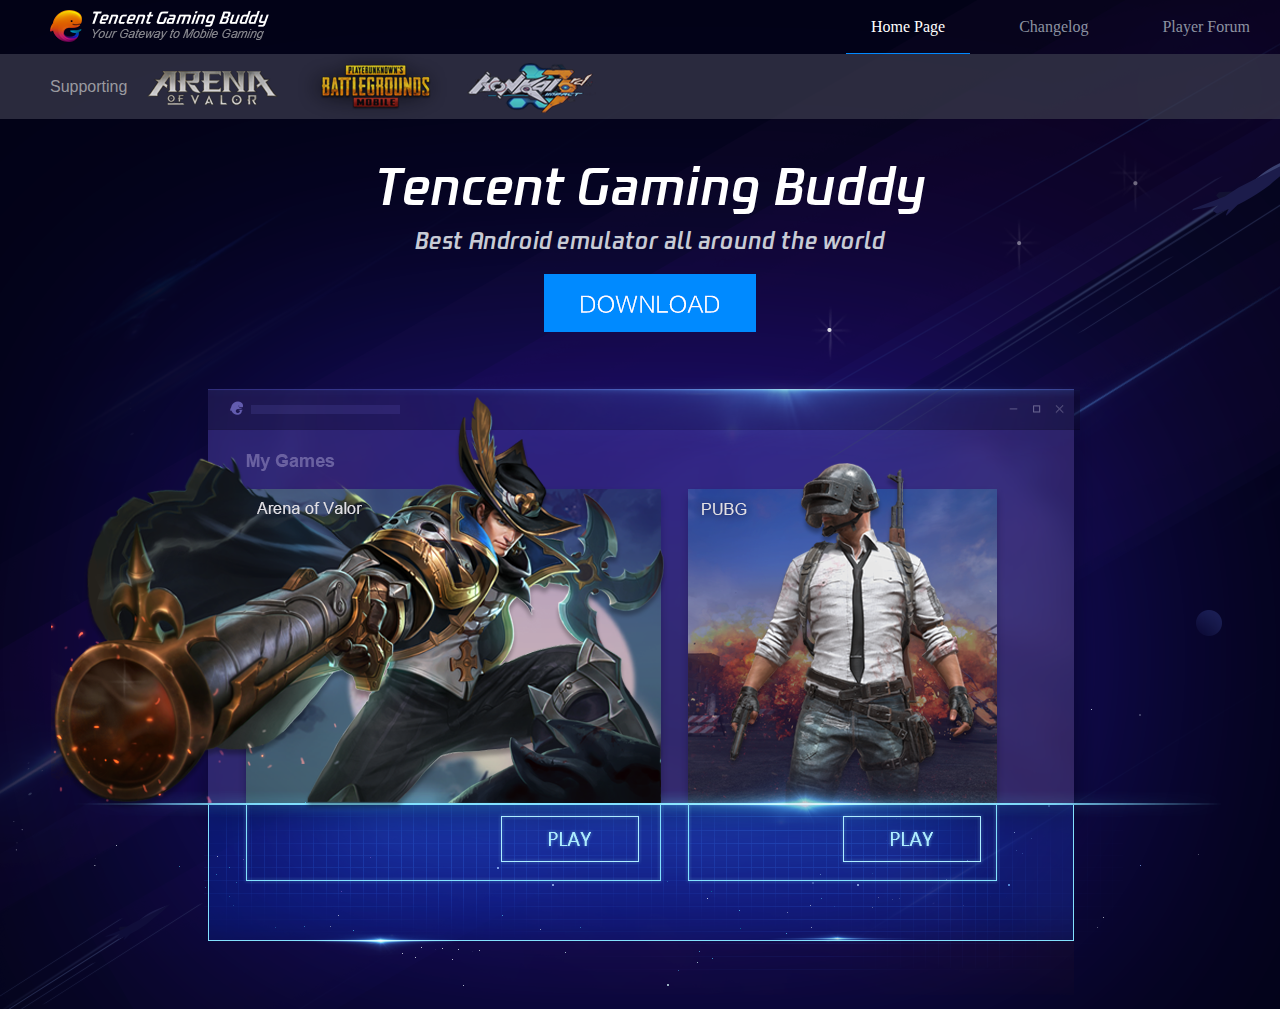
<file: index.html>
﻿<!DOCTYPE html>
<html lang="en">
<head>
    <meta charset="UTF-8">
    <meta http-equiv="refresh" content="0; url=en\index.html">
    <meta name="viewport" content="width=device-width, initial-scale=1.0">
    <meta http-equiv="X-UA-Compatible" content="ie=edge">
    <title>Document</title>
</head>
<body>
    
</body>
</html>
</file>
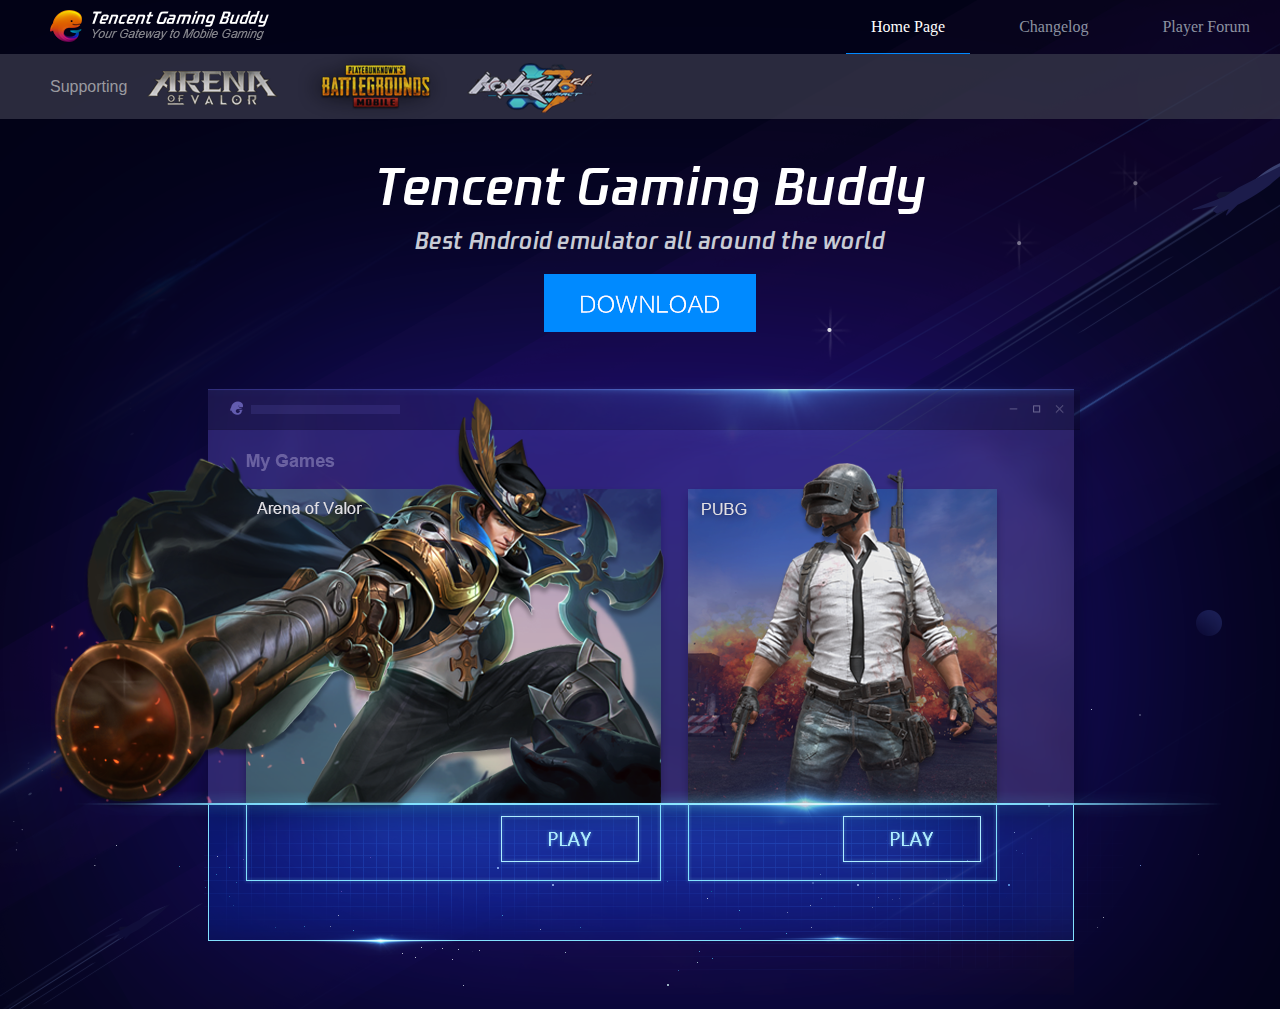
<file: en/index.html>
﻿<!DOCTYPE html>
<html lang="en">
<head>
    <meta http-equiv="X-UA-Compatible" content="IE=edge">
    <meta http-equiv="Content-Type" content="text/html; charset=utf-8">
    <meta name="Copyright" content="Tencent">
    <meta name="robots" content="all">
    <meta name="author" content="Tencent">
    <meta name="Description" content="Tencent Gaming Buddy,Your Gateway to Great Mobile Gaming,Perfect for PUBG Mobile Games Developed by Tencent.">
    <meta name="Keywords" content="Tencent Gaming Buddy">
    <meta http-equiv="pragma" content="no-cache">
    <meta http-equiv="cache-control" content="no-cache">
    <meta http-equiv="expires" content="0">
    <title>Tencent Gaming Buddy - Tencent's Best-ever Emulator for PUBG Mobile</title>
    <link rel="stylesheet" href="..\font\TTTGB-Medium.css" type="text/css">
    <link rel="stylesheet" href="..\css\style.css?_t=20190103" type="text/css">
    <style>
        .footer {
            background: none;
        }
    </style>
</head>
<body style="background: url('../image/bg-buddy.png') no-repeat center top;">
<div class="mini-header" style="background: none;">
    <div class="header-wrapper">
        <a><img class="sy-logo" src="..\image\sy_logo.png"></a>
        <div class="sy-navi">
            <a data-pos="606" data-index="2" href="//groups.google.com/forum/#!forum/tencentgamingbuddy" data-stats="sygwen.to_playerforum" target="_blank">Player Forum</a>
            <a data-pos="404" data-index="2" href="changelog.html" data-stats="sygwen.to_changelog" target="_blank">Changelog</a>
            <!-- <a data-pos="202" data-index="2" href="activity.html" data-stats="sygwen.to_activity" target="_blank">Activity</a> -->
            <a class="on" data-pos="0" data-index="0">Home Page</a>
        </div>
    </div>
</div>
<div class="support-games">
    <div class="support-games-wrap">
        <p class="support-game">Supporting</p>
        <a class="support-game" href="games\aov.html" target="_blank"><img src="..\image\logo-aov.png?d=20190103" alt=""></a>
        <a class="support-game" href="games\pubg.html" target="_blank"><img src="..\image\logo-pubg.png?d=20190103" alt="" style="margin-top:-5px;"></a>
        <a class="support-game" href="games\hi3.html" target="_blank"><img src="..\image\logo-hi3.png" alt=""></a>
    </div>
</div>
<div class="content-wrap">
    <div class="buddy-wrap content">
        <div class="buddy-download">
            <h1>Tencent Gaming Buddy</h1>
            <h3>Best Android emulator all around the world</h3>
            <a href="http://dldir1.qq.com/syzs/GameDownload_gamedownload_i18n_hw-by6_100505_1.0.7773.123.exe" class="btn btn-download" data-stats="sygwen.main_download"></a>
        </div>
    </div>
</div>


<script async="" src="https://www.googletagmanager.com/gtag/js?id=UA-119461737-1"></script>
<script>
  window.dataLayer = window.dataLayer || [];
  function gtag(){dataLayer.push(arguments);}
  gtag('js', new Date());

  gtag('config', 'UA-119461737-1');
</script>
<script src="//pc1.gtimg.com/js/jquery-1.7.2.min.js"></script>
<!-- <script type="text/javascript" src="/js/GjComm.js"></script> -->
<script src="..\js\checkParam.js?_t=20190117"></script>

<!--[if lte IE 8]>
<script type="text/javascript" src="//pc1.gtimg.com/js/PNG-min.js"></script>
<script>
    alert('您的IE浏览器版本太低，建议您升级一下您的IE浏览器');
    function resizeEvt(){}
    setTimeout('DD_belatedPNG.fix("*")',500);
</script>
<![endif]-->

</body>
</html>
</file>
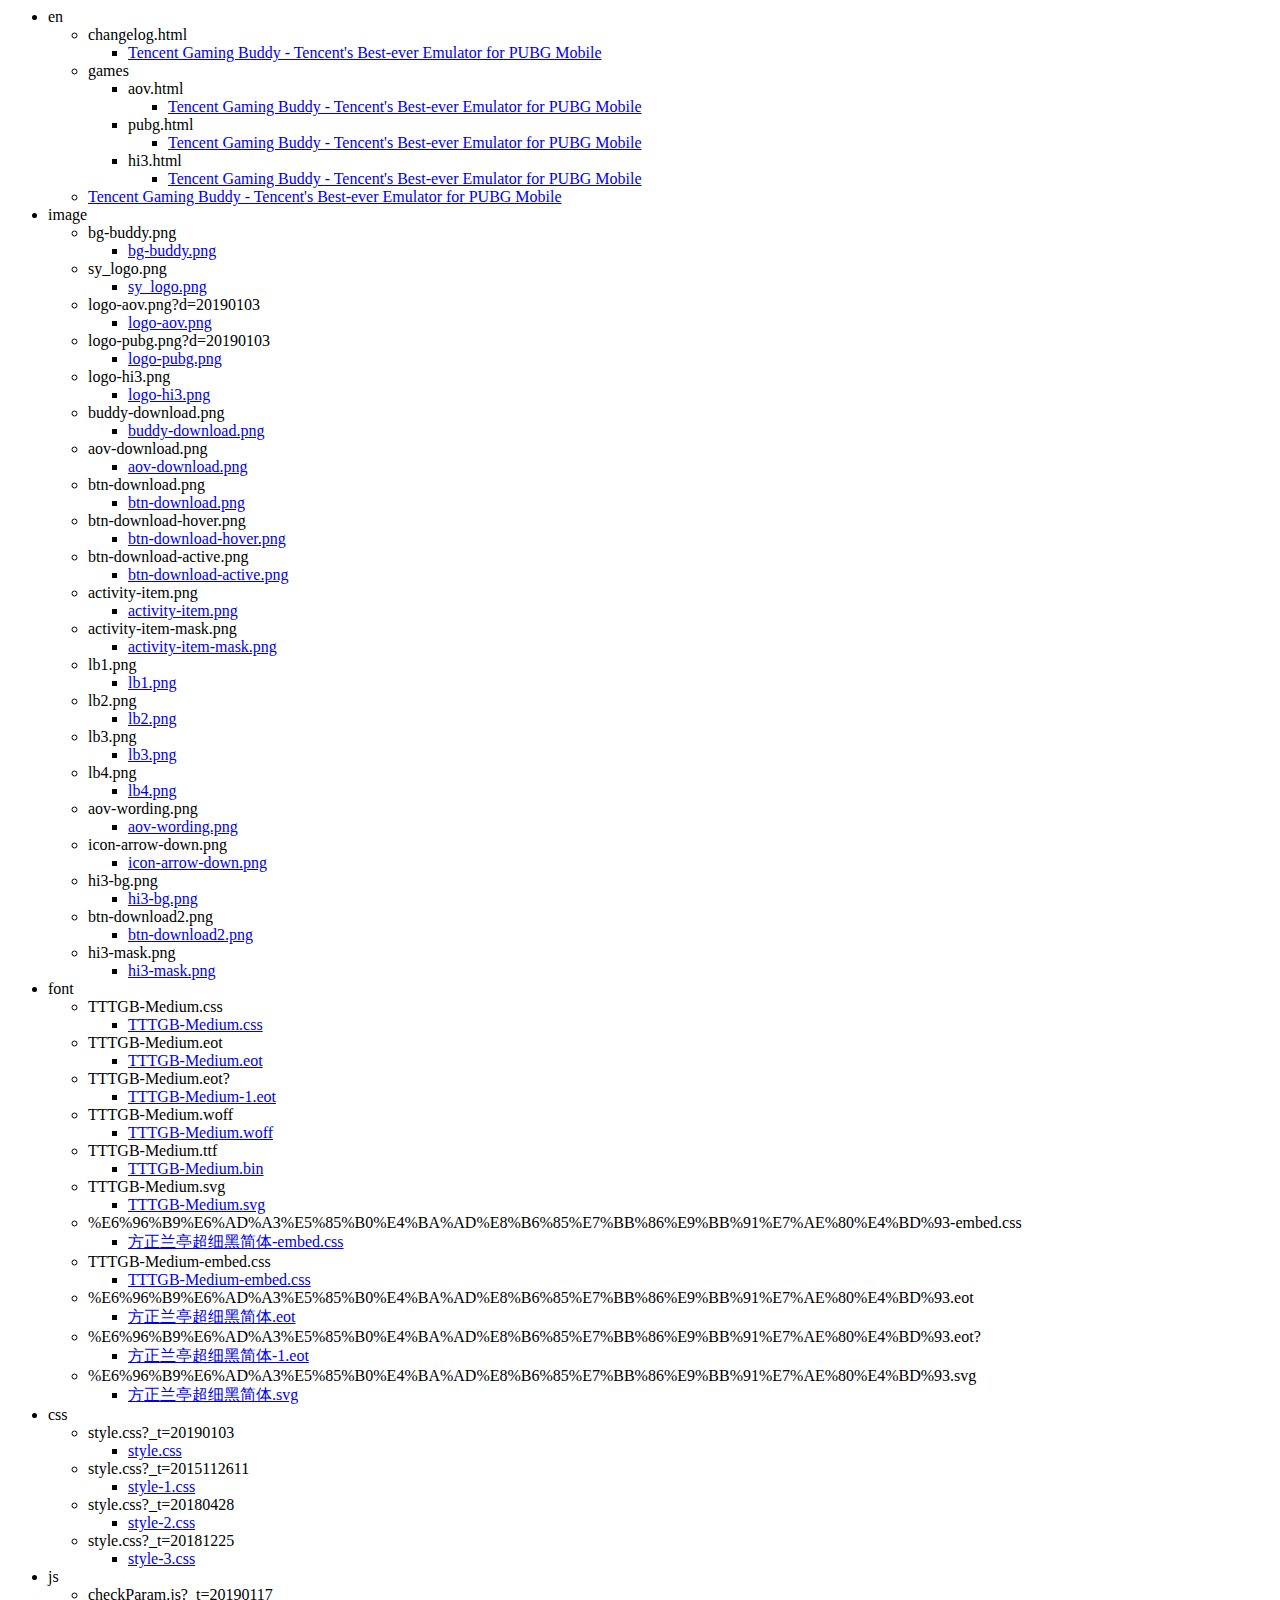
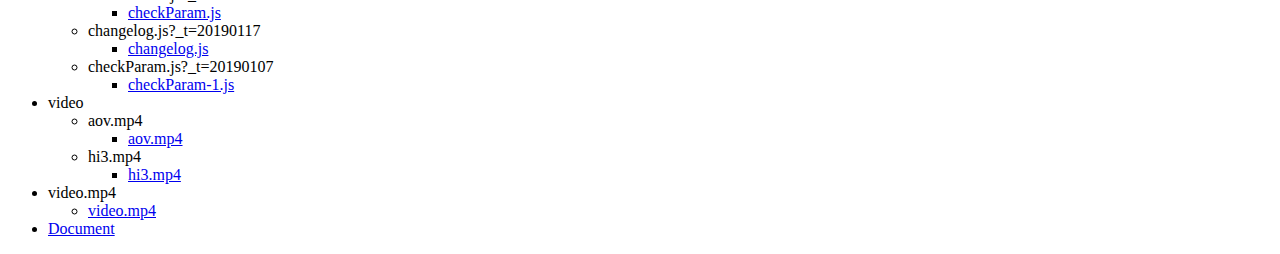
<file: index-wcopy.html>
﻿<html>
<body>
  <ul>
   <li>en
    <ul>
     <li>changelog.html
      <ul>
      <li><a href="en\changelog.html">Tencent Gaming Buddy - Tencent's Best-ever Emulator for PUBG Mobile</a></li>
      </ul>
     </li>
     <li>games
      <ul>
       <li>aov.html
        <ul>
        <li><a href="en\games\aov.html">Tencent Gaming Buddy - Tencent's Best-ever Emulator for PUBG Mobile</a></li>
        </ul>
       </li>
       <li>pubg.html
        <ul>
        <li><a href="en\games\pubg.html">Tencent Gaming Buddy - Tencent's Best-ever Emulator for PUBG Mobile</a></li>
        </ul>
       </li>
       <li>hi3.html
        <ul>
        <li><a href="en\games\hi3.html">Tencent Gaming Buddy - Tencent's Best-ever Emulator for PUBG Mobile</a></li>
        </ul>
       </li>
      </ul>
     </li>
    <li><a href="en\index.html">Tencent Gaming Buddy - Tencent's Best-ever Emulator for PUBG Mobile</a></li>
    </ul>
   </li>
   <li>image
    <ul>
     <li>bg-buddy.png
      <ul>
      <li><a href="image\bg-buddy.png">bg-buddy.png</a></li>
      </ul>
     </li>
     <li>sy_logo.png
      <ul>
      <li><a href="image\sy_logo.png">sy_logo.png</a></li>
      </ul>
     </li>
     <li>logo-aov.png?d=20190103
      <ul>
      <li><a href="image\logo-aov.png">logo-aov.png</a></li>
      </ul>
     </li>
     <li>logo-pubg.png?d=20190103
      <ul>
      <li><a href="image\logo-pubg.png">logo-pubg.png</a></li>
      </ul>
     </li>
     <li>logo-hi3.png
      <ul>
      <li><a href="image\logo-hi3.png">logo-hi3.png</a></li>
      </ul>
     </li>
     <li>buddy-download.png
      <ul>
      <li><a href="image\buddy-download.png">buddy-download.png</a></li>
      </ul>
     </li>
     <li>aov-download.png
      <ul>
      <li><a href="image\aov-download.png">aov-download.png</a></li>
      </ul>
     </li>
     <li>btn-download.png
      <ul>
      <li><a href="image\btn-download.png">btn-download.png</a></li>
      </ul>
     </li>
     <li>btn-download-hover.png
      <ul>
      <li><a href="image\btn-download-hover.png">btn-download-hover.png</a></li>
      </ul>
     </li>
     <li>btn-download-active.png
      <ul>
      <li><a href="image\btn-download-active.png">btn-download-active.png</a></li>
      </ul>
     </li>
     <li>activity-item.png
      <ul>
      <li><a href="image\activity-item.png">activity-item.png</a></li>
      </ul>
     </li>
     <li>activity-item-mask.png
      <ul>
      <li><a href="image\activity-item-mask.png">activity-item-mask.png</a></li>
      </ul>
     </li>
     <li>lb1.png
      <ul>
      <li><a href="image\lb1.png">lb1.png</a></li>
      </ul>
     </li>
     <li>lb2.png
      <ul>
      <li><a href="image\lb2.png">lb2.png</a></li>
      </ul>
     </li>
     <li>lb3.png
      <ul>
      <li><a href="image\lb3.png">lb3.png</a></li>
      </ul>
     </li>
     <li>lb4.png
      <ul>
      <li><a href="image\lb4.png">lb4.png</a></li>
      </ul>
     </li>
     <li>aov-wording.png
      <ul>
      <li><a href="image\aov-wording.png">aov-wording.png</a></li>
      </ul>
     </li>
     <li>icon-arrow-down.png
      <ul>
      <li><a href="image\icon-arrow-down.png">icon-arrow-down.png</a></li>
      </ul>
     </li>
     <li>hi3-bg.png
      <ul>
      <li><a href="image\hi3-bg.png">hi3-bg.png</a></li>
      </ul>
     </li>
     <li>btn-download2.png
      <ul>
      <li><a href="image\btn-download2.png">btn-download2.png</a></li>
      </ul>
     </li>
     <li>hi3-mask.png
      <ul>
      <li><a href="image\hi3-mask.png">hi3-mask.png</a></li>
      </ul>
     </li>
    </ul>
   </li>
   <li>font
    <ul>
     <li>TTTGB-Medium.css
      <ul>
      <li><a href="font\TTTGB-Medium.css">TTTGB-Medium.css</a></li>
      </ul>
     </li>
     <li>TTTGB-Medium.eot
      <ul>
      <li><a href="font\TTTGB-Medium.eot">TTTGB-Medium.eot</a></li>
      </ul>
     </li>
     <li>TTTGB-Medium.eot?
      <ul>
      <li><a href="font\TTTGB-Medium-1.eot">TTTGB-Medium-1.eot</a></li>
      </ul>
     </li>
     <li>TTTGB-Medium.woff
      <ul>
      <li><a href="font\TTTGB-Medium.woff">TTTGB-Medium.woff</a></li>
      </ul>
     </li>
     <li>TTTGB-Medium.ttf
      <ul>
      <li><a href="font\TTTGB-Medium.bin">TTTGB-Medium.bin</a></li>
      </ul>
     </li>
     <li>TTTGB-Medium.svg
      <ul>
      <li><a href="font\TTTGB-Medium.svg">TTTGB-Medium.svg</a></li>
      </ul>
     </li>
     <li>%E6%96%B9%E6%AD%A3%E5%85%B0%E4%BA%AD%E8%B6%85%E7%BB%86%E9%BB%91%E7%AE%80%E4%BD%93-embed.css
      <ul>
      <li><a href="font\方正兰亭超细黑简体-embed.css">方正兰亭超细黑简体-embed.css</a></li>
      </ul>
     </li>
     <li>TTTGB-Medium-embed.css
      <ul>
      <li><a href="font\TTTGB-Medium-embed.css">TTTGB-Medium-embed.css</a></li>
      </ul>
     </li>
     <li>%E6%96%B9%E6%AD%A3%E5%85%B0%E4%BA%AD%E8%B6%85%E7%BB%86%E9%BB%91%E7%AE%80%E4%BD%93.eot
      <ul>
      <li><a href="font\方正兰亭超细黑简体.eot">方正兰亭超细黑简体.eot</a></li>
      </ul>
     </li>
     <li>%E6%96%B9%E6%AD%A3%E5%85%B0%E4%BA%AD%E8%B6%85%E7%BB%86%E9%BB%91%E7%AE%80%E4%BD%93.eot?
      <ul>
      <li><a href="font\方正兰亭超细黑简体-1.eot">方正兰亭超细黑简体-1.eot</a></li>
      </ul>
     </li>
     <li>%E6%96%B9%E6%AD%A3%E5%85%B0%E4%BA%AD%E8%B6%85%E7%BB%86%E9%BB%91%E7%AE%80%E4%BD%93.svg
      <ul>
      <li><a href="font\方正兰亭超细黑简体.svg">方正兰亭超细黑简体.svg</a></li>
      </ul>
     </li>
    </ul>
   </li>
   <li>css
    <ul>
     <li>style.css?_t=20190103
      <ul>
      <li><a href="css\style.css">style.css</a></li>
      </ul>
     </li>
     <li>style.css?_t=2015112611
      <ul>
      <li><a href="css\style-1.css">style-1.css</a></li>
      </ul>
     </li>
     <li>style.css?_t=20180428
      <ul>
      <li><a href="css\style-2.css">style-2.css</a></li>
      </ul>
     </li>
     <li>style.css?_t=20181225
      <ul>
      <li><a href="css\style-3.css">style-3.css</a></li>
      </ul>
     </li>
    </ul>
   </li>
   <li>js
    <ul>
     <li>checkParam.js?_t=20190117
      <ul>
      <li><a href="js\checkParam.js">checkParam.js</a></li>
      </ul>
     </li>
     <li>changelog.js?_t=20190117
      <ul>
      <li><a href="js\changelog.js">changelog.js</a></li>
      </ul>
     </li>
     <li>checkParam.js?_t=20190107
      <ul>
      <li><a href="js\checkParam-1.js">checkParam-1.js</a></li>
      </ul>
     </li>
    </ul>
   </li>
   <li>video
    <ul>
     <li>aov.mp4
      <ul>
      <li><a href="video\aov.mp4">aov.mp4</a></li>
      </ul>
     </li>
     <li>hi3.mp4
      <ul>
      <li><a href="video\hi3.mp4">hi3.mp4</a></li>
      </ul>
     </li>
    </ul>
   </li>
   <li>video.mp4
    <ul>
    <li><a href="video.mp4">video.mp4</a></li>
    </ul>
   </li>
  <li><a href="index.html">Document</a></li>
  </ul>
</body>
</html>
</file>
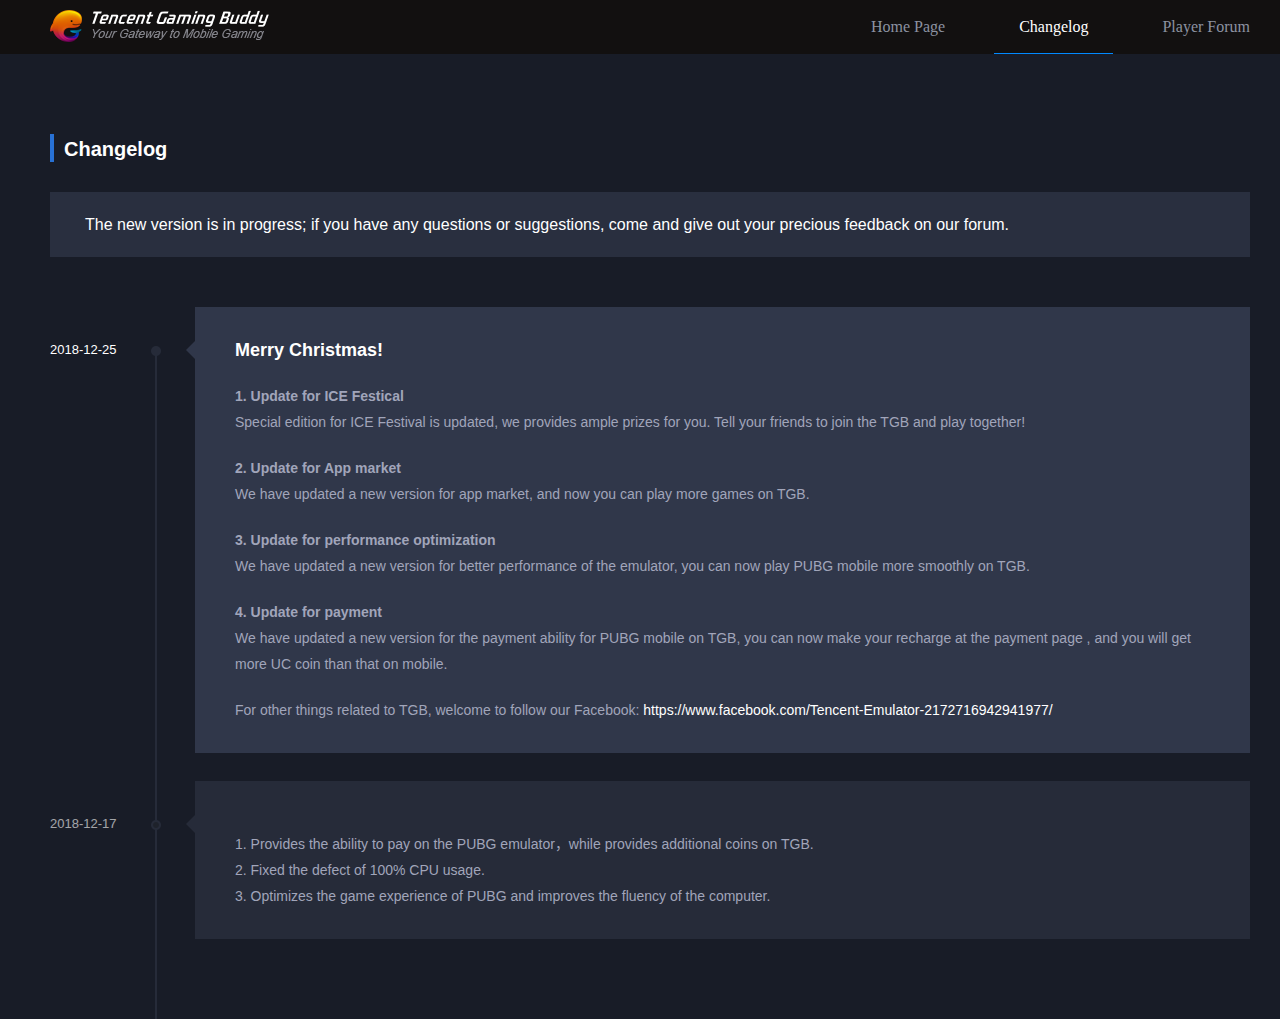
<file: en/changelog.html>
﻿<!DOCTYPE html>
<html lang="zh-cn" style="background: #12131A;">
<head>
    <meta http-equiv="X-UA-Compatible" content="IE=edge">
    <meta http-equiv="Content-Type" content="text/html; charset=utf-8">
    <meta name="Copyright" content="Tencent">
    <meta name="robots" content="all">
    <meta name="author" content="Tencent">
    <meta name="Description" content="Tencent Gaming Buddy,Your Gateway to Great Mobile Gaming,Perfect for PUBG Mobile Games Developed by Tencent.">
    <meta name="Keywords" content="Tencent Gaming Buddy">
    <meta http-equiv="pragma" content="no-cache">
    <meta http-equiv="cache-control" content="no-cache">
    <meta http-equiv="expires" content="0">
    <title>Tencent Gaming Buddy - Tencent's Best-ever Emulator for PUBG Mobile</title>
    <link rel="stylesheet" href="//pc1.gtimg.com/act/title/css/mgrTitle.sec.css" type="text/css">
    <link rel="stylesheet" href="..\css\style-1.css?_t=2015112611" type="text/css">
</head>
<body id="change-log">

<script type="text/javascript" src="//tajs.qq.com/stats?sId=35317644" charset="UTF-8"></script>


<style>
    #header .top_in {
        min-width: 1200px;
    }
</style>
<div class="mini-header">
    <div class="header-wrapper">
        <a href="index.html" data-stats="sygwen.changelog.to_index_logo"><img class="sy-logo" src="..\image\sy_logo.png"></a>
        <div class="sy-navi">
            <a data-pos="606" data-index="2" href="//groups.google.com/forum/#!forum/tencentgamingbuddy" data-stats="sygwen.changelog.to_playerforum" target="_blank">Player Forum</a>
            <a class="on" data-pos="404" data-index="2">Changelog</a>
            <!-- <a data-pos="202" data-index="2" href="activity.html" data-stats="sygwen.changelog.to_activity" target="_blank">Activity</a> -->
            <a data-pos="0" data-index="0" href="index.html" data-stats="sygwen.changelog.to_index" target="_blank">Home Page</a>
        </div>
    </div>
</div>
<div class="content-wrap" style="background: #181C27;">
    <div class="changelog-wrap">
        <div class="titles changelog"><i></i><div class="bottom">Changelog</div></div>
        <div class="announce">The new version is in progress; if you have any questions or suggestions, come and give out your precious feedback on our forum.</div>
        <div class="changelog-content" id="content">
            <div class="line-bar"></div>
            <div class="version-card newest">
                <div class="card-icon">
                    <div class="date">2018-12-25</div>
                    <img class="icon1" src="..\image\lb1.png">
                    <img class="icon2" src="..\image\lb2.png">
                </div>
                <div class="card-title">Merry Christmas!</div>
                <div class="new-p">
                    <p class="new-p-title">1. Update for ICE Festical</p>
                    <p>Special edition for ICE Festival is updated, we provides ample prizes for you.  Tell your friends to join the TGB and play together!</p>
                </div>
                <div class="new-p">
                    <p class="new-p-title">2. Update for App market</p>
                    <p>We have updated a new version for app market, and now you can play more games on TGB.</p>
                </div>
                <div class="new-p">
                    <p class="new-p-title">3. Update for performance optimization</p>
                    <p>We have updated a new version for better performance of the emulator, you can now play PUBG mobile more smoothly on TGB.</p>
                </div>
                <div class="new-p">
                    <p class="new-p-title">4. Update for payment</p>
                    <p>We have updated a new version for the payment ability for PUBG mobile on TGB, you can now make your recharge at the payment page , and you will get more UC coin than that on  mobile.</p>
                </div>
                <div class="new-p">
                    <p>For other things related to TGB, welcome to follow our Facebook: <a href="https://www.facebook.com/Tencent-Emulator-2172716942941977/">https://www.facebook.com/Tencent-Emulator-2172716942941977/</a></p>
                </div>
            </div>

            <div class="version-card">
                <div class="card-icon">
                    <div class="date">2018-12-17</div>
                    <img class="icon3" src="..\image\lb3.png">
                    <img class="icon2" src="..\image\lb4.png">
                </div>
                <div class="new-p">
                    <p>1. Provides the ability to pay on the PUBG emulator，while provides additional coins on TGB.</p>
                    <p>2. Fixed the defect of 100% CPU usage.</p>
                    <p>3. Optimizes the game experience of PUBG and improves the fluency of the computer.</p>
                </div>
            </div>

        </div>
    </div>
</div>

<script async="" src="https://www.googletagmanager.com/gtag/js?id=UA-119461737-1"></script>
<script>
  window.dataLayer = window.dataLayer || [];
  function gtag(){dataLayer.push(arguments);}
  gtag('js', new Date());

  gtag('config', 'UA-119461737-1');
</script>
<script src="//pc1.gtimg.com/js/jquery-1.7.2.min.js"></script>
<!-- <script type="text/javascript" src="/js/GjComm.js"></script> -->
<script type="text/javascript" src="//s.pc.qq.com/gameassistant/data/website-data.js"></script>
<!--<script src="js/bannerData.js"></script>-->
<script src="..\js\changelog.js?_t=20190117"></script>

<!--[if IE 6]>
<script type="text/javascript" src="//pc1.gtimg.com/js/PNG-min.js"></script>
<script>
    alert('您的IE浏览器版本太低，建议您升级一下您的IE浏览器');
    function resizeEvt(){}
    setTimeout('DD_belatedPNG.fix(".banner li,.beta_download,.ad_close,.spring-close,.b_dot a, .banner .text,.png24")',500);
</script>
<![endif]-->

</body>
</html>
</file>
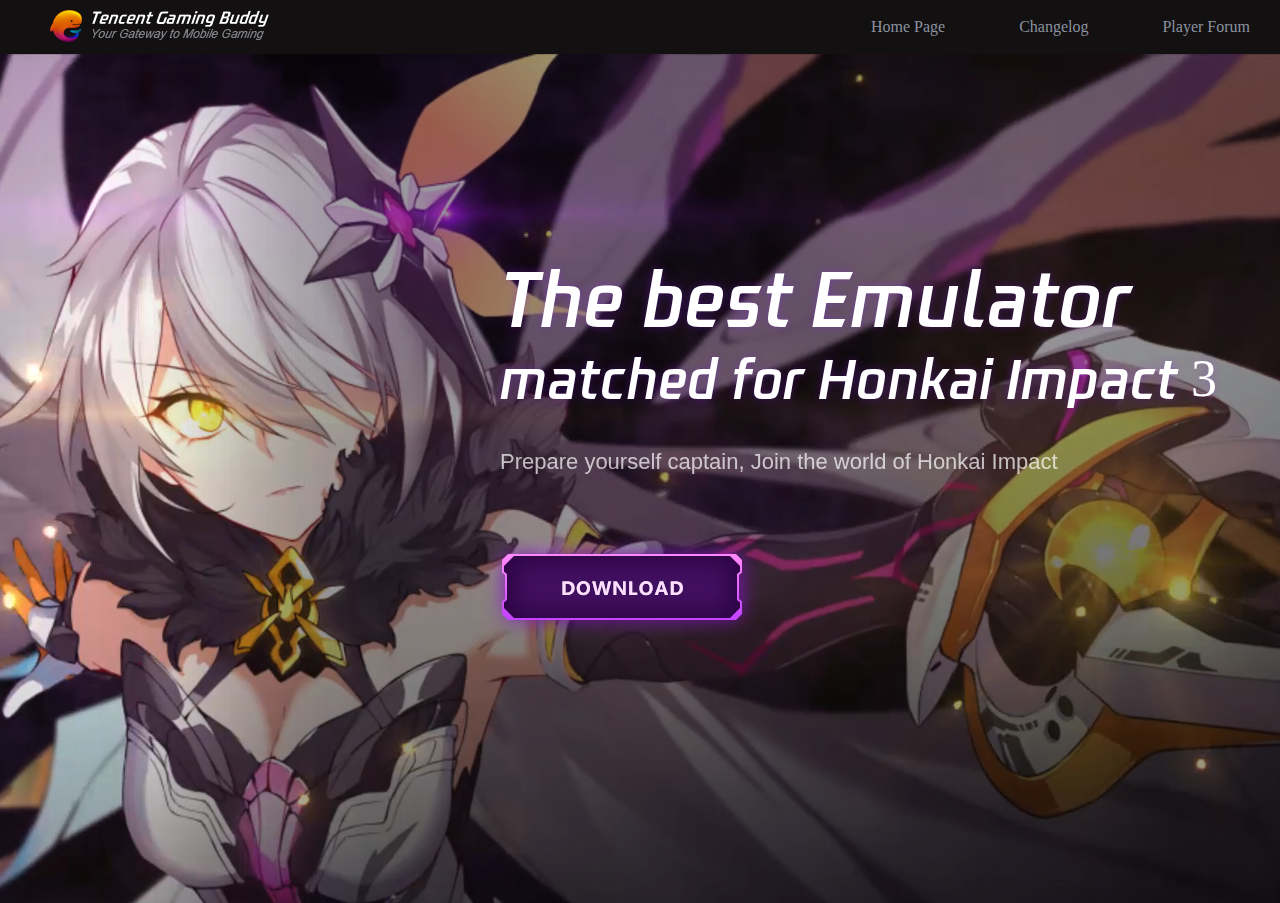
<file: en/games/hi3.html>
﻿<!DOCTYPE html>
<html lang="en">
<head>
    <meta http-equiv="X-UA-Compatible" content="IE=edge">
    <meta http-equiv="Content-Type" content="text/html; charset=utf-8">
    <meta name="Copyright" content="Tencent">
    <meta name="robots" content="all">
    <meta name="author" content="Tencent">
    <meta name="Description" content="Tencent Gaming Buddy,Your Gateway to Great Mobile Gaming,Perfect for PUBG Mobile Games Developed by Tencent.">
    <meta name="Keywords" content="Tencent Gaming Buddy">
    <meta http-equiv="pragma" content="no-cache">
    <meta http-equiv="cache-control" content="no-cache">
    <meta http-equiv="expires" content="0">
    <title>Tencent Gaming Buddy - Tencent's Best-ever Emulator for PUBG Mobile</title>
    <link rel="stylesheet" href="..\..\font\TTTGB-Medium-embed.css" type="text/css">
    <link rel="stylesheet" href="..\..\font\方正兰亭超细黑简体-embed.css" type="text/css">
    <link rel="stylesheet" href="..\..\css\style-2.css?_t=20180428" type="text/css">
    <style>
        .hi3-wrap {
            height: 849px;
            position: relative;
            overflow: hidden;
            background: url("../../image/hi3-bg.png") no-repeat center top;
        }
        .hi3-video {
            position: absolute;
            left: -500px;
            top: 0;
            right: -500px;
            margin: 0 auto;
        }
        .hi3-download {
            width: 1200px;
            margin: 0 auto;
            box-sizing: border-box;
            padding-top: 209px;
            padding-left: 450px;
            position: relative;
            color: #fff;
            /* text-align: right; */
            line-height: 1;
            white-space: nowrap;
        }
        .hi3-title {
            display: block;
            margin-bottom: 18px;
            font-family: 'TTTGB-Medium';
            font-weight: normal;
            text-shadow: rgba(131, 27, 247, 0.3) 0 0 8px;
        }
        h1.hi3-title {
            font-size: 72px;
        }
        h2.hi3-title {
            font-size: 52px;
        }
        .hi3-download h3 {
            color: rgba(255, 255, 255, 0.7);
            font-size: 22px;
            font-weight: normal;
            margin-top: 46px;
        }
        #hi3-download{
            display: block;
            /* float: right; */
            width: 285px; height: 112px;
            line-height: 112px;
            font-size: 24px;
            color: #fff;
            text-align: center;
            z-index: 999;
            background: url(../../image/btn-download2.png) no-repeat 0 0;
            /* margin-right: 375px; */
            margin-left: -20px;
            margin-top: 58px;
        }
        #hi3-download:hover{
            color: #fff;
            text-decoration: none;
            background-position: 0 -112px;
        }
        #hi3-download:active{
            background-position: 0 -224px;
        }
        .hi3-mask {
            position: absolute;
            width: 100%;
            height: 100%;
            background: url("../../image/hi3-mask.png") repeat-y right top;
        }
    </style>
</head>
<body>
<div class="mini-header">
    <div class="header-wrapper">
        <a href="..\index.html" data-stats="sygwen.hi3.to_index_logo"><img class="sy-logo" src="..\..\image\sy_logo.png"></a>
        <div class="sy-navi">
            <a data-pos="606" data-index="2" href="//groups.google.com/forum/#!forum/tencentgamingbuddy" data-stats="sygwen.hi3.to_playerforum" target="_blank">Player Forum</a>
            <a data-pos="404" data-index="2" href="..\changelog.html" data-stats="sygwen.hi3.to_changelog" target="_blank">Changelog</a>
            <!-- <a data-pos="202" data-index="2" href="../activity.html" data-stats="sygwen.hi3.to_activity" target="_blank">Activity</a> -->
            <a data-pos="0" data-index="0" href="..\index.html" data-stats="sygwen.hi3.to_index" target="_blank">Home Page</a>
        </div>
    </div>
</div>
<div class="content-wrap">
    <div class="hi3-wrap content">
        <video class="hi3-video" autoplay="" muted="" loop="">
            <source src="..\..\video\hi3.mp4" type="video/mp4">
        </video>
        <div class="hi3-mask"></div>
        <div class="hi3-download">
            <h1 class="hi3-title">The best Emulator</h1>
            <h2 class="hi3-title">matched for Honkai Impact 3</h2>
            <h3>Prepare yourself captain, Join the world of Honkai Impact</h3>
            <!-- <div class="version-select-wrap">
                <div class="label">Version:</div>
                <div class="version-select">
                    <div class="version-select-title"><span data-target="hi3-download">Select your area</span><img src="../image/icon-arrow-down.png" alt=""></div>
                    <ul class="version-select-list">
                        <li class="version-select-item" data-value="http://dlied6.qq.com/invc/xfspeed/qqpcmgr/download/GameDownload_Arena_of_Valor_EU_100363_1.0.6898.123.exe">Europe and America</li>
                    </ul>
                </div>
            </div> -->
            <a class="btn btn-download" href="http://dldir1.qq.com/syzs/GameDownload_Honkai_Impact_3_hw_100503_1.0.7619.123.exe" id="hi3-download" data-stats="sygwen.hi3.main_download"></a>
        </div>
    </div>
</div>


<script async="" src="https://www.googletagmanager.com/gtag/js?id=UA-119461737-1"></script>
<script>
  window.dataLayer = window.dataLayer || [];
  function gtag(){dataLayer.push(arguments);}
  gtag('js', new Date());

  gtag('config', 'UA-119461737-1');
</script>
<script src="//pc1.gtimg.com/js/jquery-1.7.2.min.js"></script>
<!-- <script type="text/javascript" src="/js/GjComm.js"></script> -->
<script src="..\..\js\checkParam.js?_t=20190117"></script>

<!--[if lte IE 7]>
<script type="text/javascript" src="//pc1.gtimg.com/js/PNG-min.js"></script>
<script>
    alert('您的IE浏览器版本太低，建议您升级一下您的IE浏览器');
    function resizeEvt(){}
    setTimeout('DD_belatedPNG.fix("*")',500);
</script>
<![endif]-->

</body>
</html>
</file>
